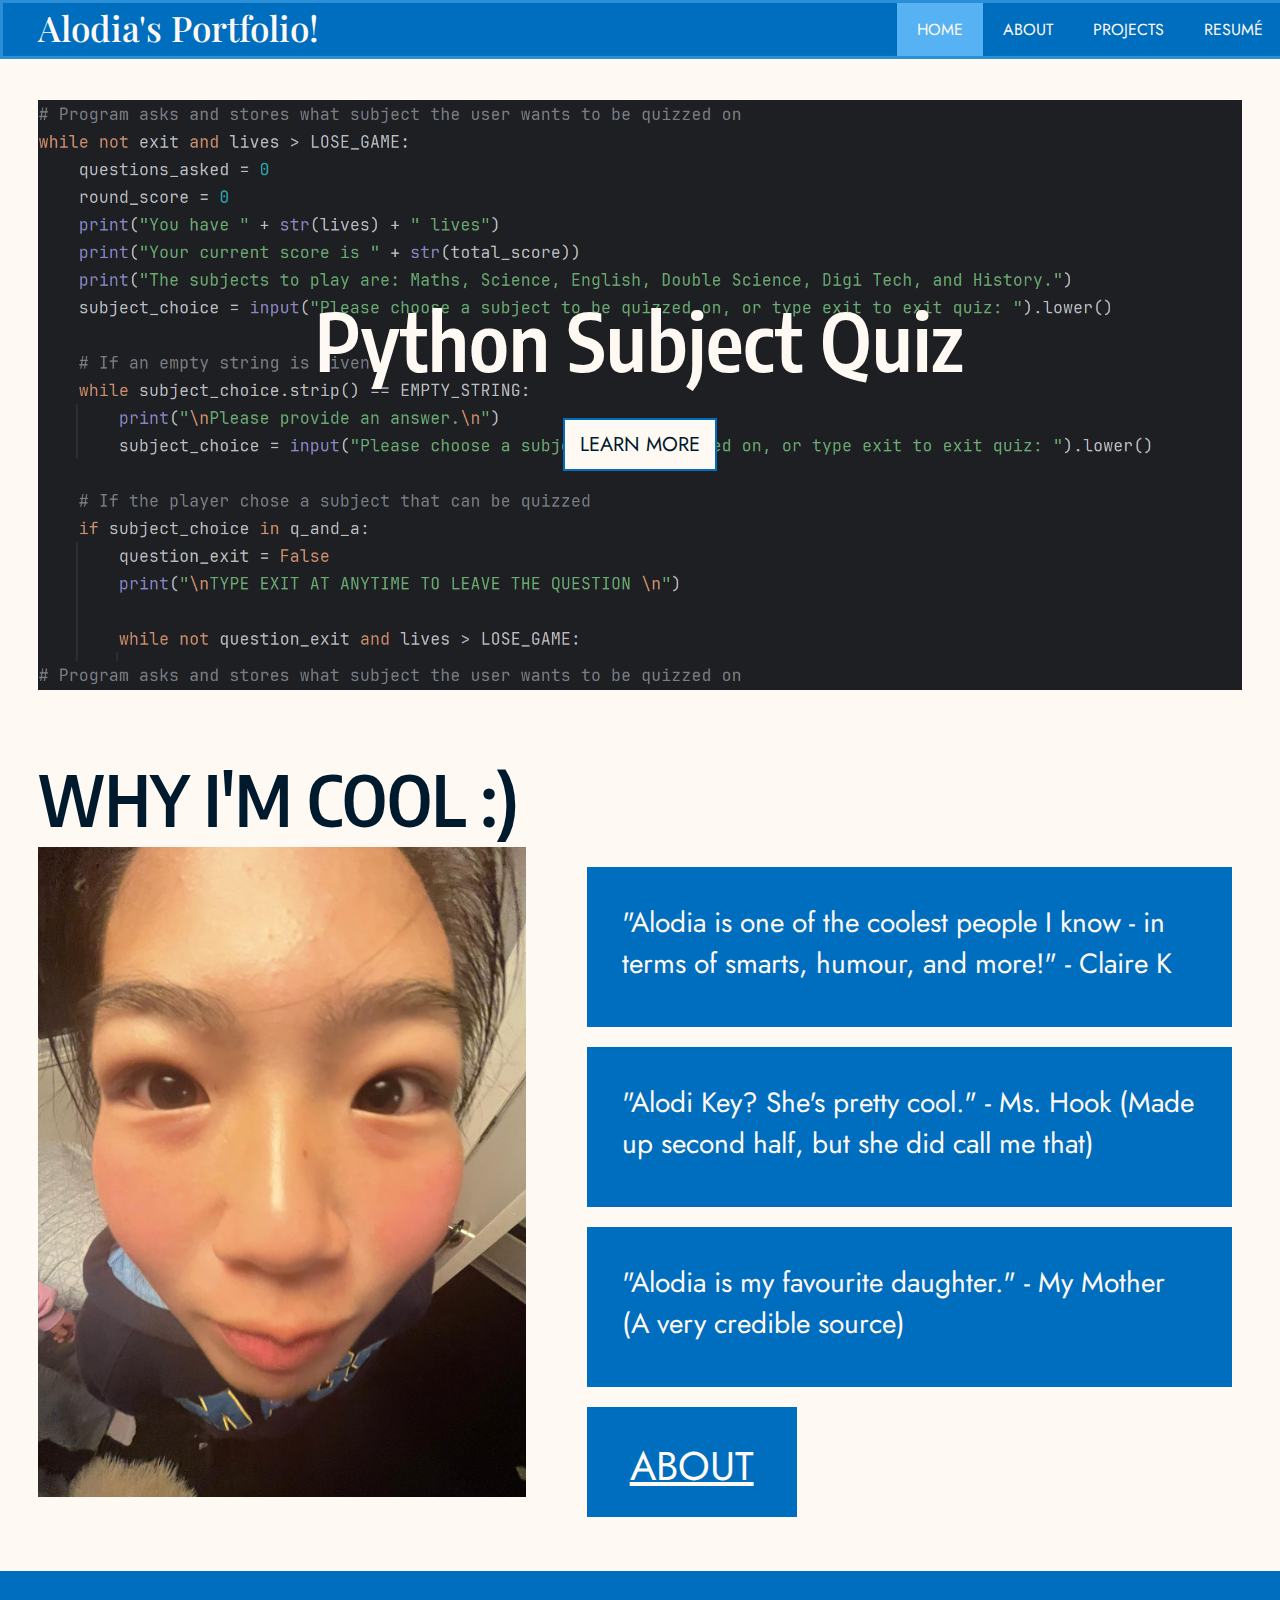
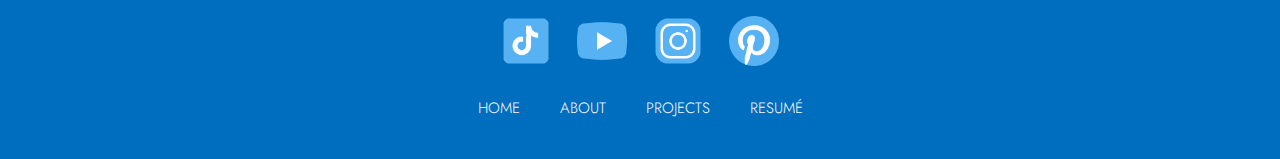
<file: index.html>
<!DOCTYPE html>


<html>

    <head>

     <title>Home - Alodia's Portfolio</title>
     <link rel="icon" href="./resources/website-icon.jpg">
     <link rel="stylesheet" href="./styles/styles.css">

    </head>

    <body>

        <div class="background">

            <div class="navbar-container container">

                <div class="navbar-text navbar-title">
                    Alodia's Portfolio!
                </div>

                <a href="./index.html">
                    <div class="navbar-text button selected-page">
                        HOME
                    </div>
                </a>

                <a href="./about-me.html">
                    <div class="navbar-text button">
                        ABOUT
                    </div>
                </a>

                <a href="./projects.html">
                    <div class="navbar-text button">
                        PROJECTS
                    </div>
                </a>

                <a href="./resumé.html">
                    <div class="navbar-text button">
                        RESUMÉ
                    </div>
                </a>
                
            </div>

            <div class="main-section">

                <div class="main-heading heading">
                    Python Subject Quiz
                </div>

                <a href="./projects.html">
                    <span class="main-button button">
                        LEARN MORE
                    </span>
                </a>

            </div>

            <div class="quotes-heading heading">
                WHY I'M COOL :)
            </div>

            <div class="quotes-container container">
                <img src="./resources/homepage-img-2.jpg" alt="Close up of Alodia's face" class="quotes-image">

                <div class="quotes-text-container container">
                    <div class="quotes-box">
                        "Alodia is one of the coolest people I know - in terms of smarts, humour, and more!" - Claire K
                    </div>

                    <div class="quotes-box">
                        "Alodi Key? She's pretty cool." - Ms. Hook (Made up second half, but she did call me that)
                    </div>

                    <div class="quotes-box">
                        "Alodia is my favourite daughter." - My Mother (A very credible source)
                    </div>

                    <a href="./about-me.html">
                        <div class="quotes-box button quotes-button">
                            ABOUT
                        </div>
                    </a>
                </div>
            </div>


            <footer>
                <div class="icons-container container">
                    <a href="https://www.tiktok.com/@alodia.ke?_t=8pjq75RPlY7&_r=1">
                        <img src="./resources/icons8-tiktok-96.png" alt="Tiktok icon" class="icon">
                    </a>

                    <a href="https://youtube.com/@alodiake?si=Y6Xt-Ak70s6geJ04">
                        <img src="./resources/icons8-youtube-96.png" alt="Youtube icon" class="icon">
                    </a>
                    <a href="https://www.instagram.com/alodiake?igsh=MTN2dGtyOHV6NmkyZw==">
                        <img src="./resources/icons8-instagram-96.png" alt="Instagram icon" class="icon">
                    </a>
                    <a href="https://pin.it/4Tp548yB4">
                        <img src="./resources/icons8-pinterest-96.png" alt="Pinterest icon" class="icon">
                    </a>
                </div>

                <div class="footer-pages-container container">
                    <a href="index.html">
                        <div class="footer-page">
                            HOME
                        </div>
                    </a>

                    <a href="./about-me.html">
                        <div class="footer-page">
                            ABOUT
                        </div>
                    </a>

                    <a href="./projects.html">
                        <div class="footer-page">
                            PROJECTS
                        </div>
                    </a>

                    <a href="./resumé.html">
                        <div class="footer-page">
                            RESUMÉ
                        </div>
                    </a>
                </div>
            </footer>

        </div>
    </body>

</html>
</file>
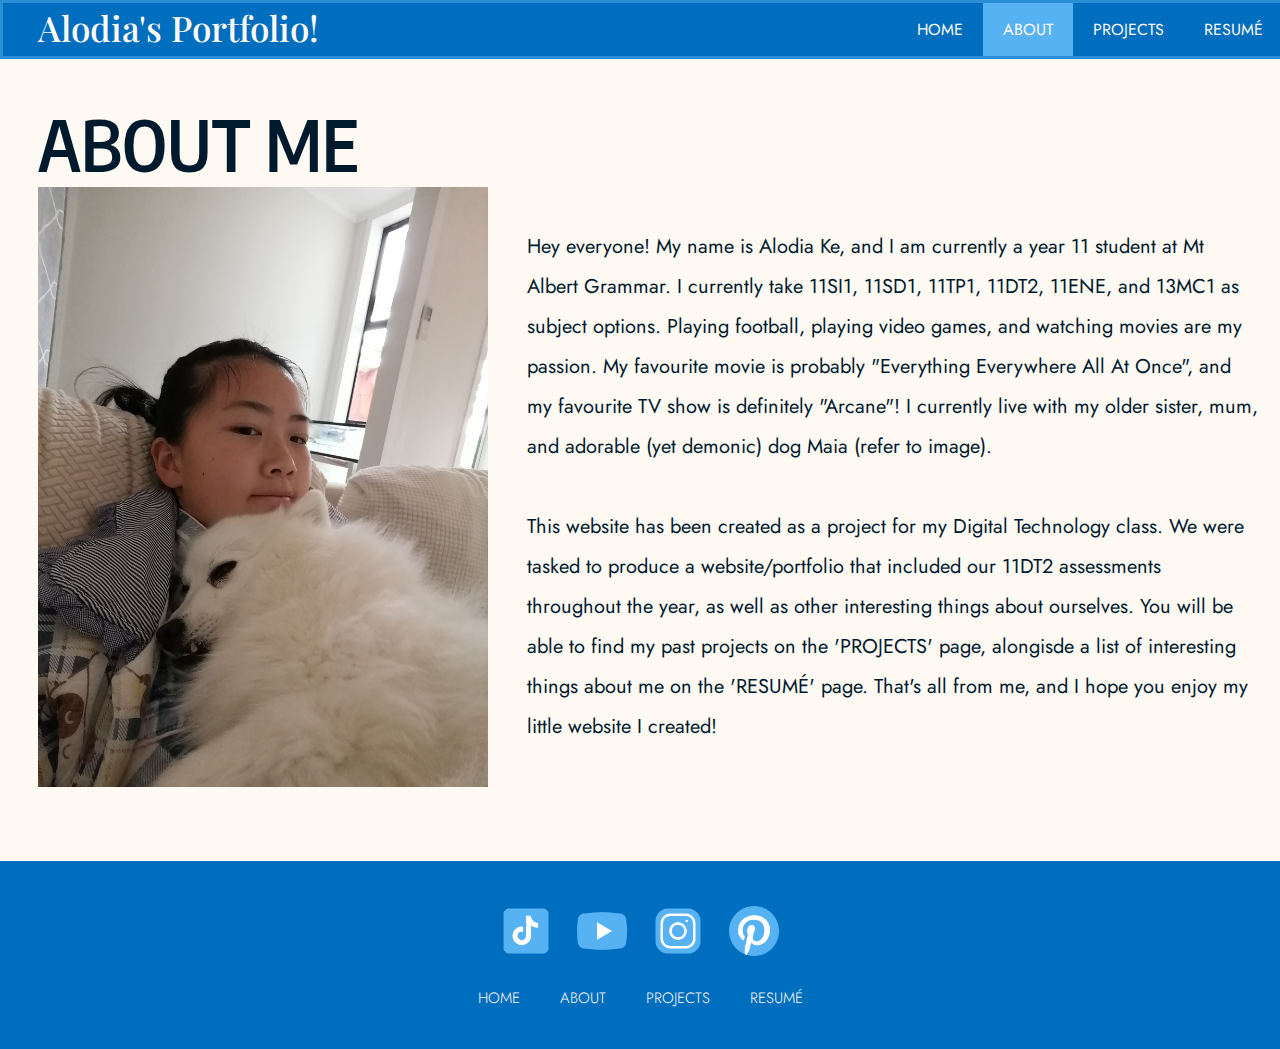
<file: about-me.html>
<!DOCTYPE html>


<html>

    <head>

     <title>About - Alodia's Portfolio</title>
     <link rel="icon" href="./resources/website-icon.jpg">
     <link rel="stylesheet" href="./styles/styles.css">

    </head>

    <body>
        <div class="background">
            <div class="navbar-container container">

                <div class="navbar-text navbar-title">
                    Alodia's Portfolio!
                </div>

                <a href="./index.html">
                    <div class="navbar-text button">
                        HOME
                    </div>
                </a>

                <a href="./about-me.html">
                    <div class="navbar-text button selected-page">
                        ABOUT
                    </div>
                </a>

                <a href="./projects.html">
                    <div class="navbar-text button">
                        PROJECTS
                    </div>
                </a>

                <a href="./resumé.html">
                    <div class="navbar-text button">
                        RESUMÉ
                    </div>
                </a>
                
            </div>

            <div class="page-heading heading">
                ABOUT ME
            </div>

            <div class="about-container container">
                <img src="./resources/about-me-img-1.jpg" alt="Alodia and her white dog" class="about-image">

                <div class="about-text">
                    <p>
                        Hey everyone! My name is Alodia Ke, and I am currently a year 11 student at Mt Albert Grammar. 
                        I currently take 11SI1, 11SD1, 11TP1, 11DT2, 11ENE, and 13MC1 as subject options. 
                        Playing football, playing video games, and watching movies are my passion. 
                        My favourite movie is probably "Everything Everywhere All At Once", and my favourite TV show is definitely "Arcane"!
                        I currently live with my older sister, mum, and adorable (yet demonic) dog Maia (refer to image).
                        <br>
                        <br>
                        This website has been created as a project for my Digital Technology class.
                        We were tasked to produce a website/portfolio that included our 11DT2 assessments throughout the year, as well as other interesting things about ourselves.
                        You will be able to find my past projects on the 'PROJECTS' page, alongisde a list of interesting things about me on the 'RESUMÉ' page.
                        That's all from me, and I hope you enjoy my little website I created!
                    </p>
                </div>
            </div>


            <footer>
                <div class="icons-container container">
                    <a href="https://www.tiktok.com/@alodia.ke?_t=8pjq75RPlY7&_r=1">
                        <img src="./resources/icons8-tiktok-96.png" alt="Tiktok icon" class="icon">
                    </a>

                    <a href="https://youtube.com/@alodiake?si=Y6Xt-Ak70s6geJ04">
                        <img src="./resources/icons8-youtube-96.png" alt="Youtube icon" class="icon">
                    </a>
                    <a href="https://www.instagram.com/alodiake?igsh=MTN2dGtyOHV6NmkyZw==">
                        <img src="./resources/icons8-instagram-96.png" alt="Instagram icon" class="icon">
                    </a>
                    <a href="https://pin.it/4Tp548yB4">
                        <img src="./resources/icons8-pinterest-96.png" alt="Pinterest icon" class="icon">
                    </a>
                </div>

                <div class="footer-pages-container container">
                    <a href="./index.html">
                        <div class="footer-page">
                            HOME
                        </div>
                    </a>

                    <a href="about-me.html">
                        <div class="footer-page">
                            ABOUT
                        </div>
                    </a>

                    <a href="./projects.html">
                        <div class="footer-page">
                            PROJECTS
                        </div>
                    </a>

                    <a href="./resumé.html">
                        <div class="footer-page">
                            RESUMÉ
                        </div>
                    </a>
                </div>
            </footer>
        </div>

    </body>

</html>
</file>
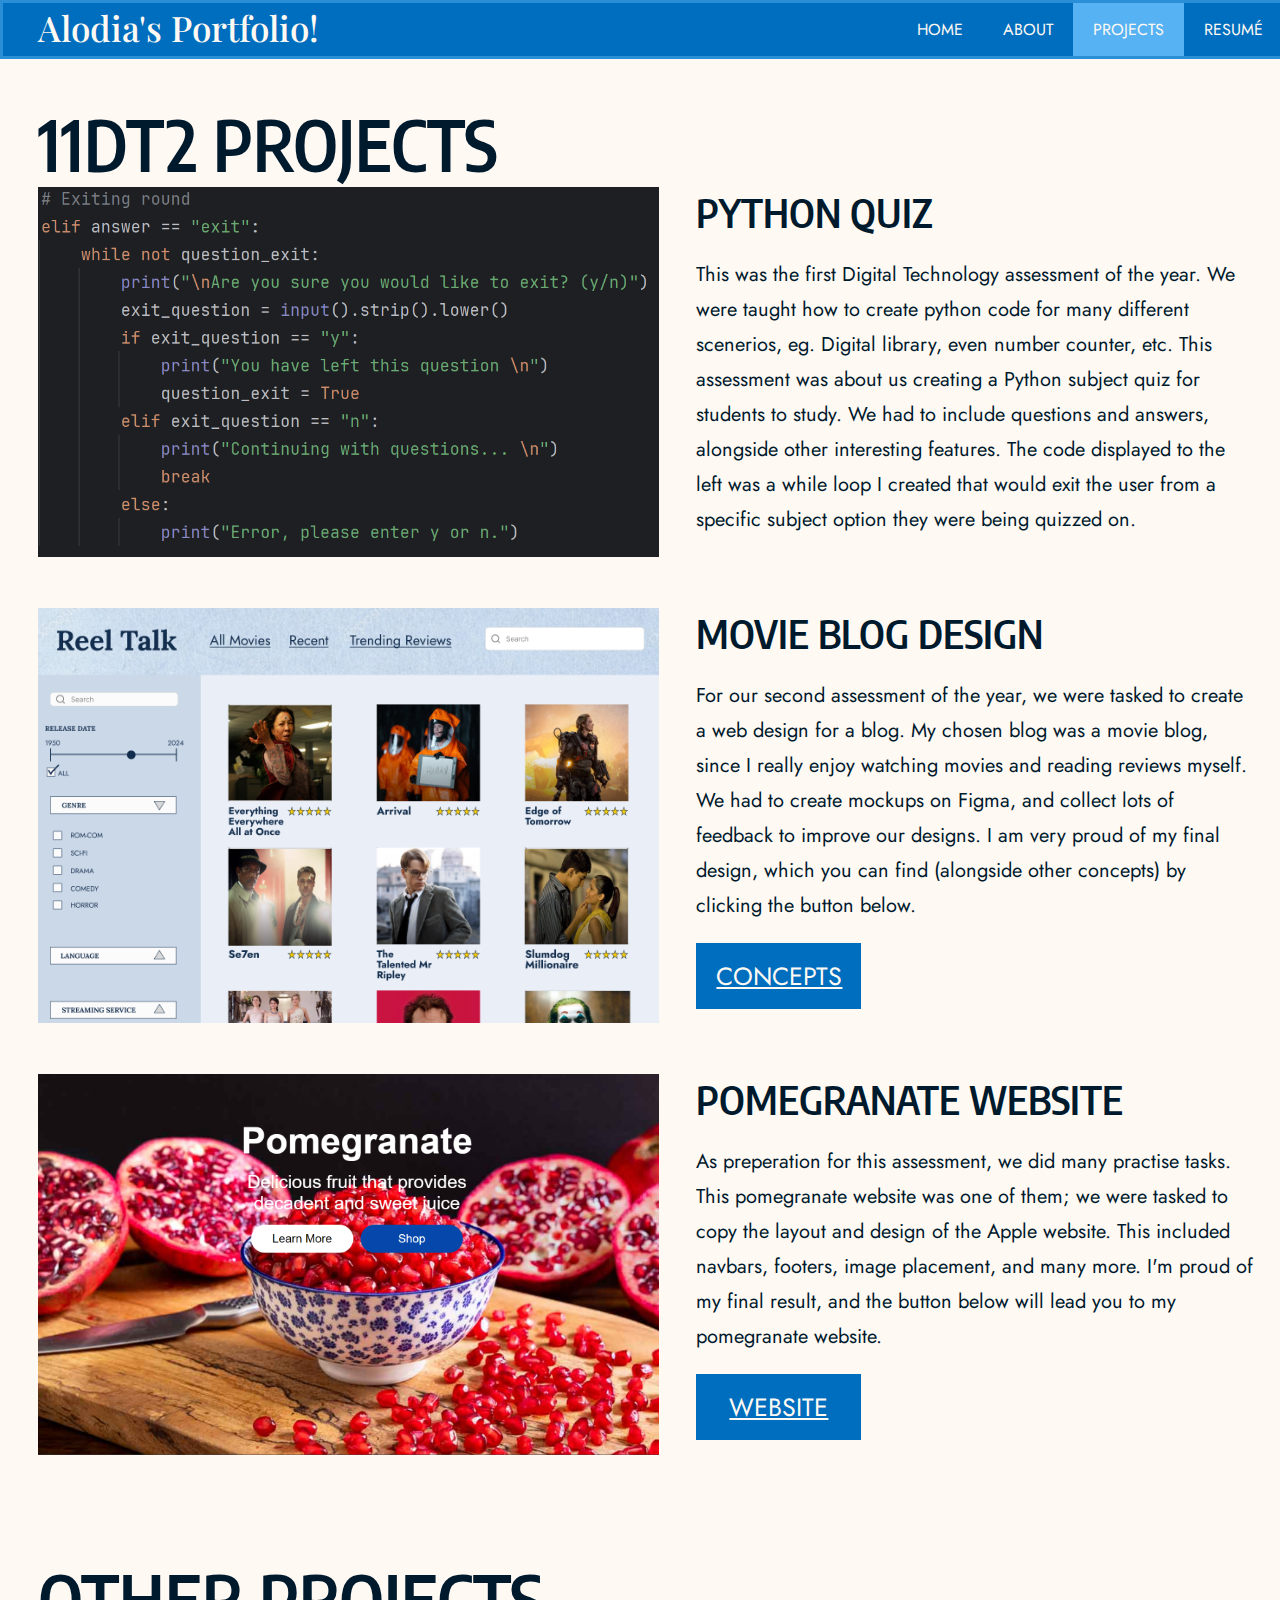
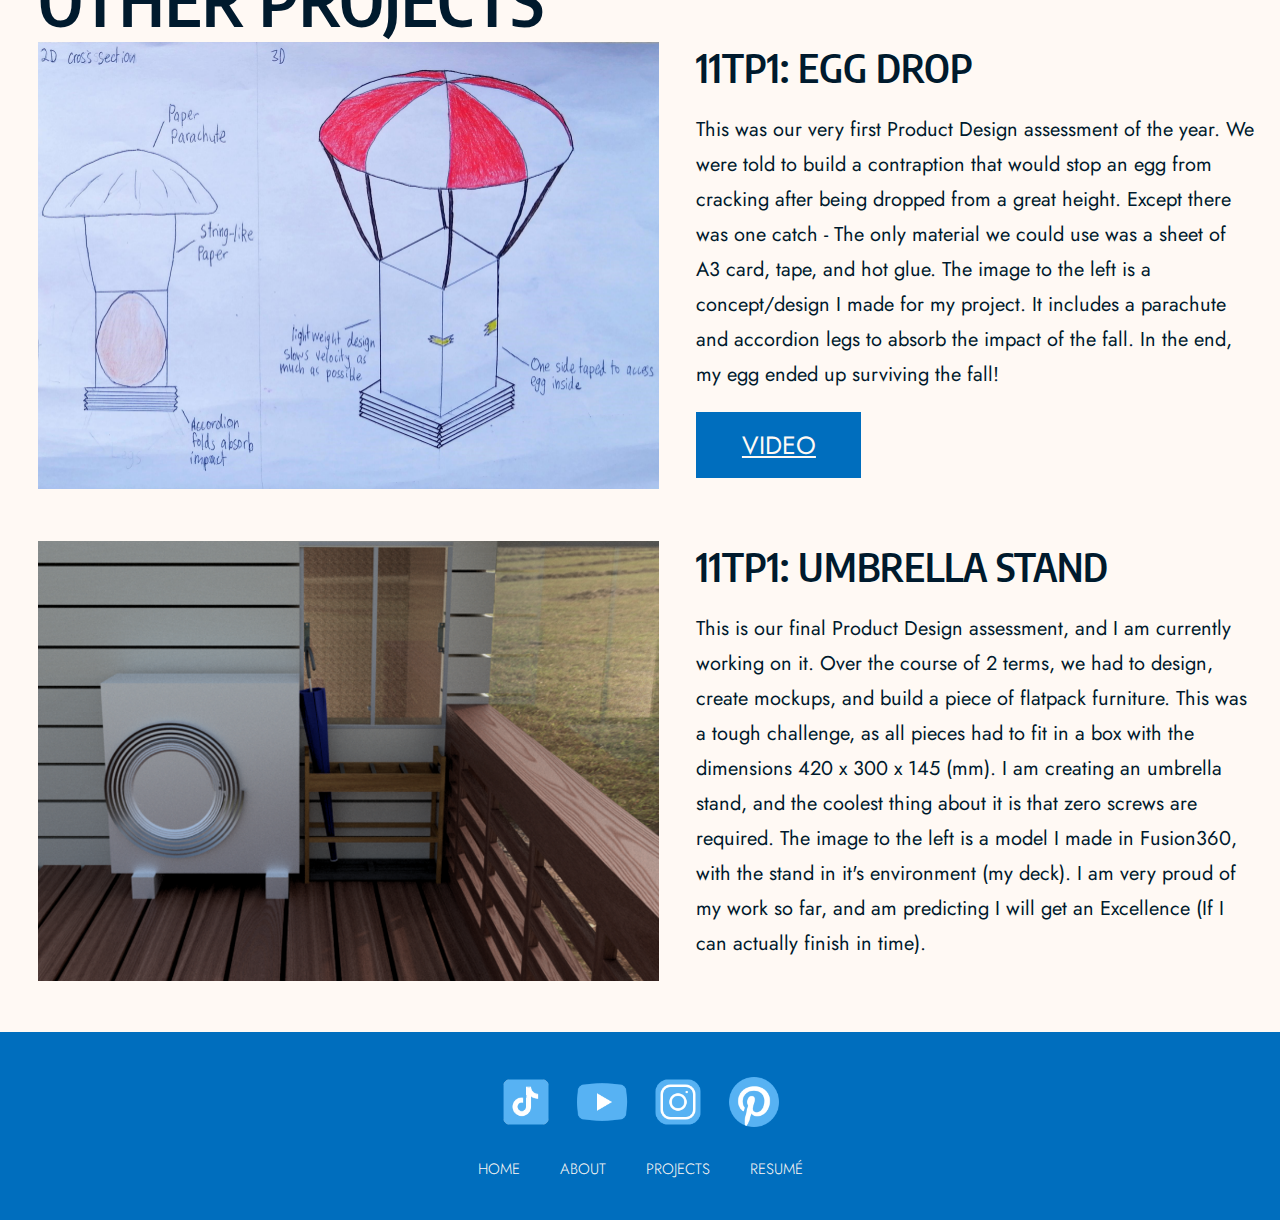
<file: projects.html>
<!DOCTYPE html>


<html>

    <head>

     <title>Projects - Alodia's Portfolio</title>
     <link rel="icon" href="./resources/website-icon.jpg">
     <link rel="stylesheet" href="./styles/styles.css">

    </head>

    <body>
        <div class="background">
            <div class="navbar-container container">

                <div class="navbar-text navbar-title">
                    Alodia's Portfolio!
                </div>

                <a href="./index.html">
                    <div class="navbar-text button">
                        HOME
                    </div>
                </a>

                <a href="./about-me.html">
                    <div class="navbar-text button">
                        ABOUT
                    </div>
                </a>

                <a href="./projects.html">
                    <div class="navbar-text button selected-page">
                        PROJECTS
                    </div>
                </a>

                <a href="./resumé.html">
                    <div class="navbar-text button">
                        RESUMÉ
                    </div>
                </a>
                
            </div>

            <div class= "page-heading heading">
                11DT2 PROJECTS
            </div>

            <div class="page-container container">
                <img src="./resources/projects-img-1.png" alt="Python quiz code" class="page-image">

                <div class="page-text-container container">
                    <div class="page-text-heading heading">
                        PYTHON QUIZ
                    </div>

                    <div class="text">
                        <p>
                            This was the first Digital Technology assessment of the year.
                            We were taught how to create python code for many different scenerios, eg. Digital library, even number counter, etc.
                            This assessment was about us creating a Python subject quiz for students to study.
                            We had to include questions and answers, alongside other interesting features.
                            The code displayed to the left was a while loop I created that would exit the user from a specific subject option they were being quizzed on.
                        </p>
                    </div>
                </div>
            </div>


            <div class="page-container container">
                <img src="./resources/projects-img-2.png" alt="Movie blog design" class="page-image">

                <div class="page-text-container container">
                    <div class="page-text-heading heading">
                        MOVIE BLOG DESIGN
                    </div>

                    <div class="text">
                        <p>
                            For our second assessment of the year, we were tasked to create a web design for a blog.
                            My chosen blog was a movie blog, since I really enjoy watching movies and reading reviews myself.
                            We had to create mockups on Figma, and collect lots of feedback to improve our designs.
                            I am very proud of my final design, which you can find (alongside other concepts) by clicking the button below.
                        </p>
                    </div>

                    <a href="https://www.figma.com/design/8CZ3BMn2084rxGW290bFJm/Movie-reviews?node-id=0-1&m=dev&t=e7KtTu8TzHEsbtCl-1">
                        <div class="button projects-button">
                        CONCEPTS
                        </div>
                    </a>
                </div>
            </div>


            <div class="page-container container">
                <img src="./resources/projects-img-3.png"  alt="Pomegranate website homepage" class="page-image">

                <div class="page-text-container container">
                    <div class="page-text-heading heading">
                        POMEGRANATE WEBSITE
                    </div>

                    <div class="text">
                        <p>
                            As preperation for this assessment, we did many practise tasks.
                            This pomegranate website was one of them; we were tasked to copy the layout and design of the Apple website.
                            This included navbars, footers, image placement, and many more.
                            I'm proud of my final result, and the button below will lead you to my pomegranate website.
                        </p>
                    </div>

                    <a href="file:///C:/Users/Admin/Documents/11DT2/HTML%20CSS/Pomegranate/index.html">
                        <div class="button projects-button">
                        WEBSITE
                        </div>
                    </a>
                </div>
            </div>


            <div class= "page-heading heading">
                OTHER PROJECTS
            </div>

            <div class="page-container container">
                <img src="./resources/projects-img-4.png" alt="Egg drop concept" class="page-image">

                <div class="page-text-container container">
                    <div class="page-text-heading heading">
                        11TP1: EGG DROP
                    </div>

                    <div class="text">
                        <p>
                            This was our very first Product Design assessment of the year.
                            We were told to build a contraption that would stop an egg from cracking after being dropped from a great height.
                            Except there was one catch - The only material we could use was a sheet of A3 card, tape, and hot glue.
                            The image to the left is a concept/design I made for my project.
                            It includes a parachute and accordion legs to absorb the impact of the fall.
                            In the end, my egg ended up surviving the fall!
                        </p>
                    </div>

                    <a href="https://youtube.com/shorts/S23zcBWfwhM?feature=share">
                        <div class="button projects-button">
                        VIDEO
                        </div>
                    </a>
                </div>
            </div>


            <div class="page-container container">
                <img src="./resources/projects-img-5.png" alt="Umbrella stand model" class="page-image">

                <div class="page-text-container container">
                    <div class="page-text-heading heading">
                        11TP1: UMBRELLA STAND
                    </div>

                    <div class="text">
                        <p>
                            This is our final Product Design assessment, and I am currently working on it.
                            Over the course of 2 terms, we had to design, create mockups, and build a piece of flatpack furniture.
                            This was a tough challenge, as all pieces had to fit in a box with the dimensions 420 x 300 x 145 (mm).
                            I am creating an umbrella stand, and the coolest thing about it is that zero screws are required.
                            The image to the left is a model I made in Fusion360, with the stand in it's environment (my deck).
                            I am very proud of my work so far, and am predicting I will get an Excellence (If I can actually finish in time).
                        </p>
                    </div>
                </div>
            </div>

            
            <footer>
                <div class="icons-container container">
                    <a href="https://www.tiktok.com/@alodia.ke?_t=8pjq75RPlY7&_r=1">
                        <img src="./resources/icons8-tiktok-96.png" alt="Tiktok icon" class="icon">
                    </a>

                    <a href="https://youtube.com/@alodiake?si=Y6Xt-Ak70s6geJ04">
                        <img src="./resources/icons8-youtube-96.png" alt="Youtube icon" class="icon">
                    </a>
                    <a href="https://www.instagram.com/alodiake?igsh=MTN2dGtyOHV6NmkyZw==">
                        <img src="./resources/icons8-instagram-96.png" alt="Instagram icon" class="icon">
                    </a>
                    <a href="https://pin.it/4Tp548yB4">
                        <img src="./resources/icons8-pinterest-96.png" alt="Pinterest icon" class="icon">
                    </a>
                </div>

                <div class="footer-pages-container container">
                    <a href="./index.html">
                        <div class="footer-page">
                            HOME
                        </div>
                    </a>

                    <a href="./about-me.html">
                        <div class="footer-page">
                            ABOUT
                        </div>
                    </a>

                    <a href="projects.html">
                        <div class="footer-page">
                            PROJECTS
                        </div>
                    </a>

                    <a href="./resumé.html">
                        <div class="footer-page">
                            RESUMÉ
                        </div>
                    </a>
                </div>
            </footer>
        </div>    
    </body>

</html>
</file>
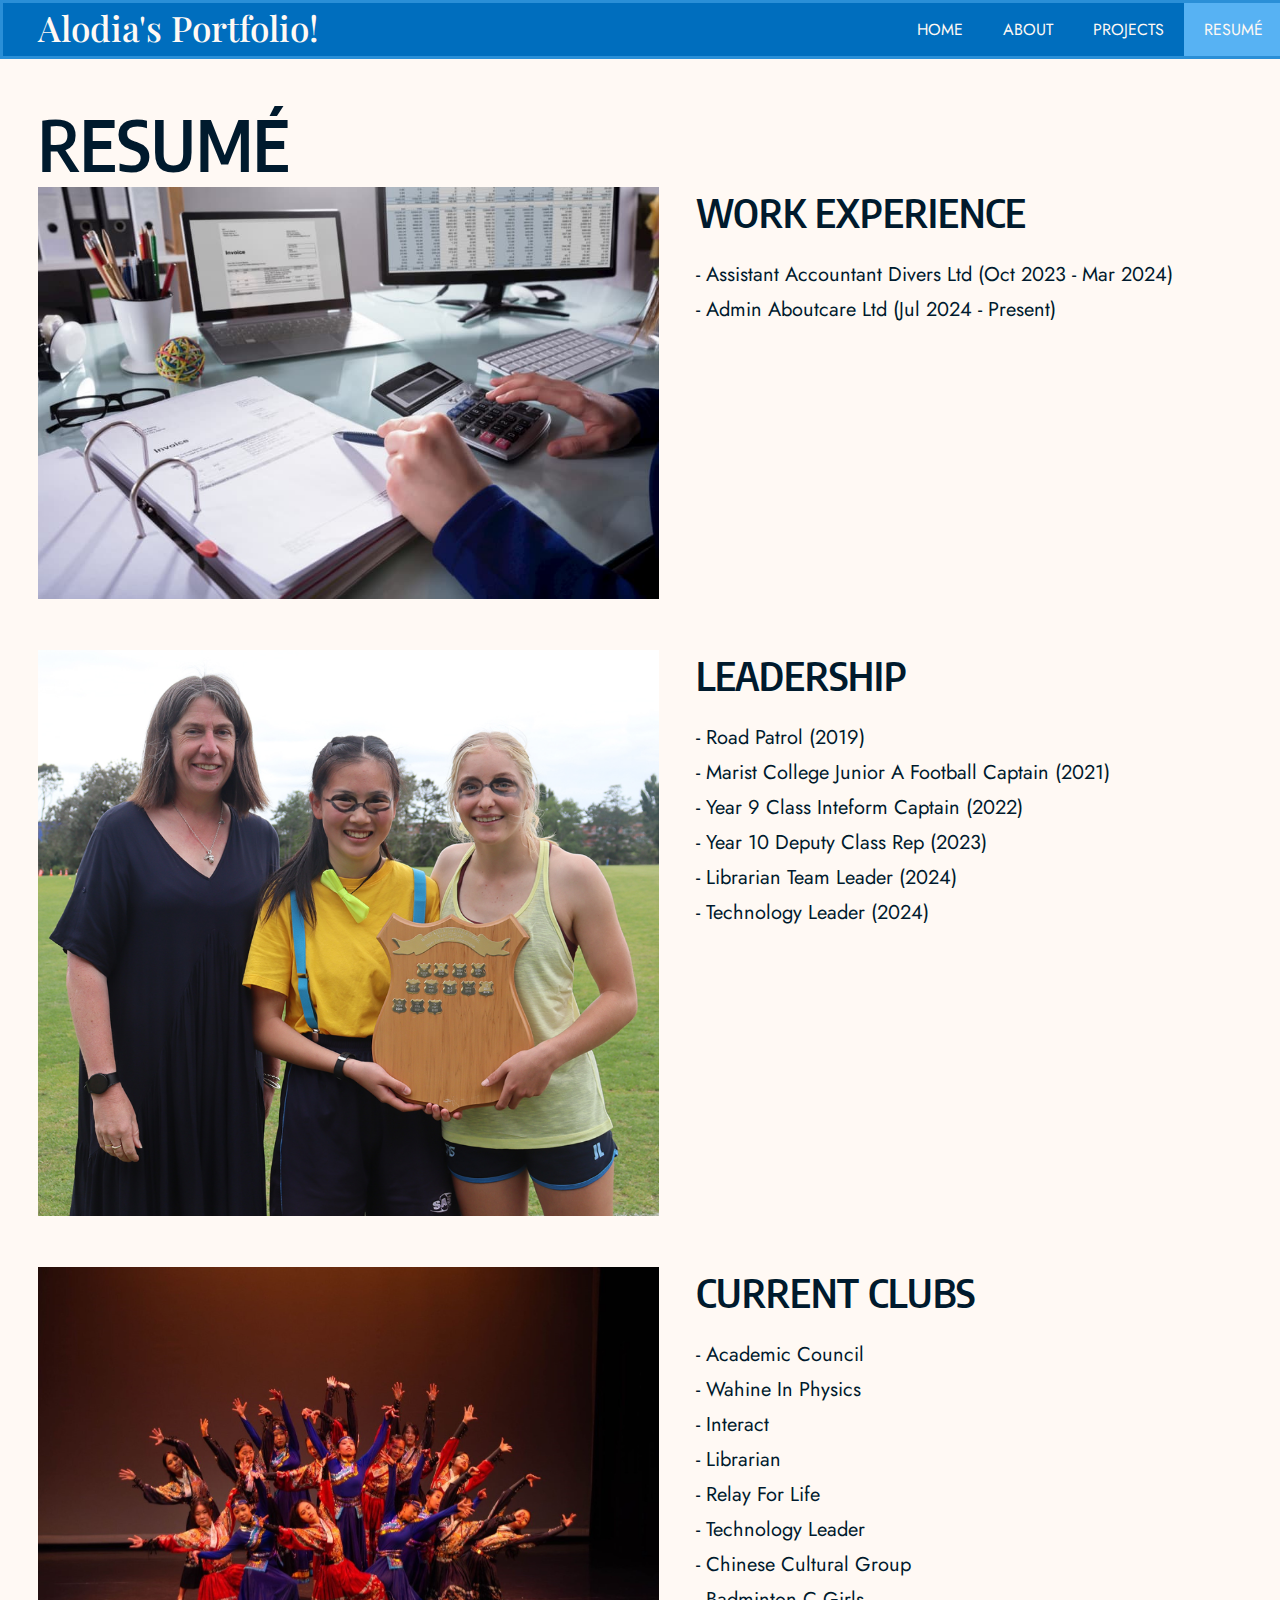
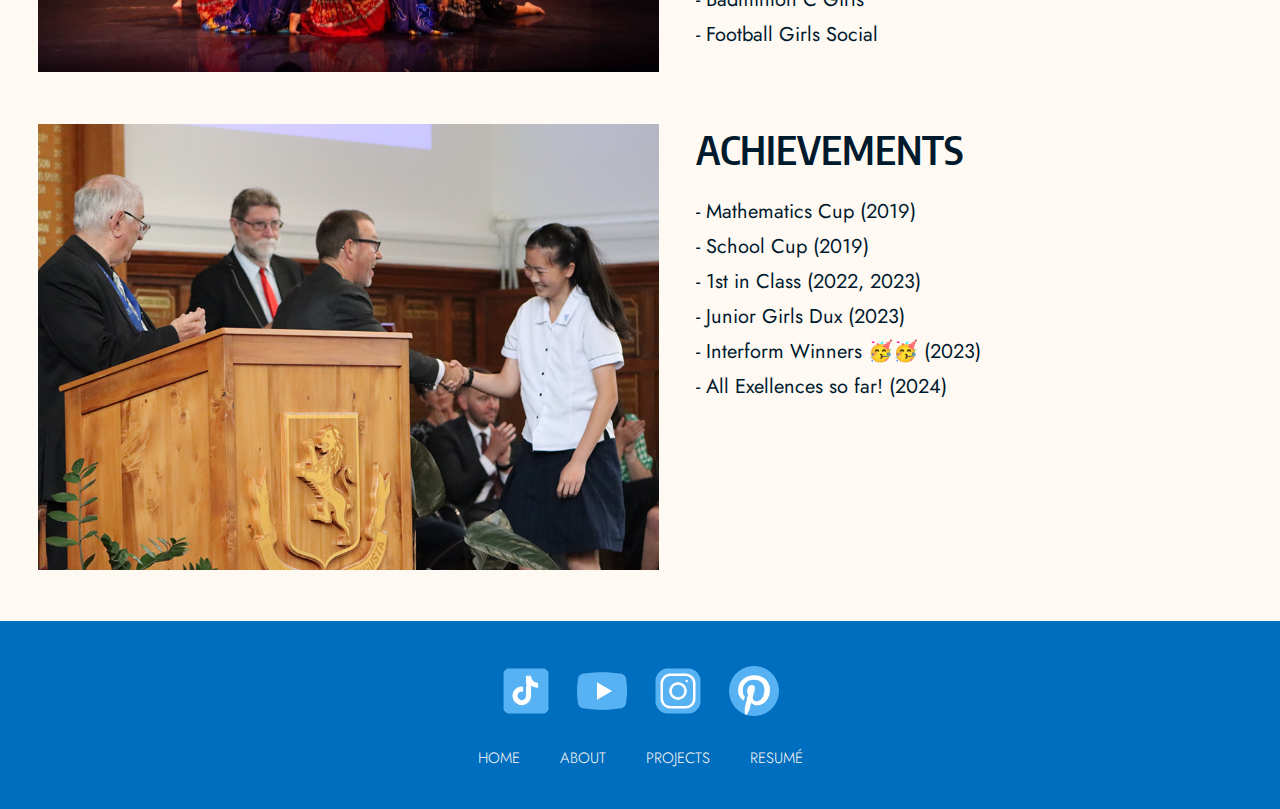
<file: resumé.html>
<!DOCTYPE html>


<html>

    <head>

     <title>Resumé - Alodia's Portfolio</title>
     <link rel="icon" href="./resources/website-icon.jpg">
     <link rel="stylesheet" href="./styles/styles.css">

    </head>

    <body>
        <div class="background">
            <div class="navbar-container container">

                <div class="navbar-text navbar-title">
                    Alodia's Portfolio!
                </div>

                <a href="./index.html">
                    <div class="navbar-text button">
                        HOME
                    </div>
                </a>

                <a href="./about-me.html">
                    <div class="navbar-text button">
                        ABOUT
                    </div>
                </a>

                <a href="./projects.html">
                    <div class="navbar-text button">
                        PROJECTS
                    </div>
                </a>

                <a href="./resumé.html">
                    <div class="navbar-text button selected-page">
                        RESUMÉ
                    </div>
                </a>
            
            </div>

            <div class= "page-heading heading">
                RESUMÉ
            </div>

            <div class="page-container container">
                <img src="./resources/resume-img-1.jpg" alt="Accountant working" class="page-image">

                <div class="page-text-container container">
                    <div class="page-text-heading heading">
                        WORK EXPERIENCE
                    </div>

                    <div class="text">
                        <p>
                            - Assistant Accountant Divers Ltd (Oct 2023 - Mar 2024)
                            <br>
                            - Admin Aboutcare Ltd (Jul 2024 - Present)
                        </p>
                    </div>
                </div>
            </div>

            <div class="page-container container">
                <img src="./resources/resume-img-2.png" alt="Alodia and others holding Interform shield" class="page-image">

                <div class="page-text-container container">
                    <div class="page-text-heading heading">
                        LEADERSHIP
                    </div>

                    <div class="text">
                        <p>
                            - Road Patrol (2019)
                            <br>
                            - Marist College Junior A Football Captain (2021)
                            <br>
                            - Year 9 Class Inteform Captain (2022)
                            <br>
                            - Year 10 Deputy Class Rep (2023)
                            <br>
                            - Librarian Team Leader (2024)
                            <br>
                            - Technology Leader (2024)
                        </p>
                    </div>
                </div>

            </div>

            <div class="page-container container">
                <img src="./resources/resume-img-3.jpg" alt="Alodia in Chinese group" class="page-image">

                <div class="page-text-container container">
                    <div class="page-text-heading heading">
                        CURRENT CLUBS
                    </div>

                    <div class="text">
                        <p>
                            - Academic Council
                            <br>
                            - Wahine In Physics
                            <br>
                            - Interact
                            <br>
                            - Librarian
                            <br>
                            - Relay For Life
                            <br>
                            - Technology Leader
                            <br>
                            - Chinese Cultural Group
                            <br>
                            - Badminton C Girls
                            <br>
                            - Football Girls Social
                        </p>
                    </div>
                </div>
            </div>

            <div class="page-container container">
                <img src="./resources/resume-img-4.png" alt="Alodia shaking principal's hand" class="page-image">

                <div class="page-text-container container">
                    <div class="page-text-heading heading">
                        ACHIEVEMENTS
                    </div>

                    <div class="text">
                        <p>
                            - Mathematics Cup (2019)
                            <br>
                            - School Cup (2019)
                            <br>
                            - 1st in Class (2022, 2023)
                            <br>
                            - Junior Girls Dux (2023)
                            <br>
                            - Interform Winners 🥳🥳 (2023)
                            <br>
                            - All Exellences so far! (2024)
                        </p>
                    </div>
                </div>
            </div>

            
            <footer>
                <div class="icons-container container">
                    <a href="https://www.tiktok.com/@alodia.ke?_t=8pjq75RPlY7&_r=1">
                        <img src="./resources/icons8-tiktok-96.png" alt="Tiktok icon" class="icon">
                    </a>

                    <a href="https://youtube.com/@alodiake?si=Y6Xt-Ak70s6geJ04">
                        <img src="./resources/icons8-youtube-96.png" alt="Youtube icon" class="icon">
                    </a>
                    <a href="https://www.instagram.com/alodiake?igsh=MTN2dGtyOHV6NmkyZw==">
                        <img src="./resources/icons8-instagram-96.png" alt="Instagram icon" class="icon">
                    </a>
                    <a href="https://pin.it/4Tp548yB4">
                        <img src="./resources/icons8-pinterest-96.png" alt="Pinterest icon" class="icon">
                    </a>
                </div>

                <div class="footer-pages-container container">
                    <a href="./index.html">
                        <div class="footer-page">
                            HOME
                        </div>
                    </a>

                    <a href="about-me.html">
                        <div class="footer-page">
                            ABOUT
                        </div>
                    </a>

                    <a href="./projects.html">
                        <div class="footer-page">
                            PROJECTS
                        </div>
                    </a>

                    <a href="./resumé.html">
                        <div class="footer-page">
                            RESUMÉ
                        </div>
                    </a>
                </div>
            </footer>
        </div>
    </body>

</html>
</file>
<file: styles/styles.css>
@import url('https://fonts.googleapis.com/css2?family=Jost:ital,wght@0,100..900;1,100..900&display=swap');
@import url('https://fonts.googleapis.com/css2?family=Encode+Sans+Condensed:wght@100;200;300;400;500;600;700;800;900&display=swap');
@import url('https://fonts.googleapis.com/css2?family=Playfair+Display:ital,wght@0,400..900;1,400..900&display=swap');

body {
background-color: #FFF9f4;
margin: 0px;
color: #FFF9f4;
font-family: 'Jost';
}

a {
    color: #FFF9f4;
    text-decoration: none;
}

.container {
    display: flex;
}

.navbar-container {
    background-color: #006EBE;
    align-items: right;
    justify-content: right;
    position: fixed;
    top: 0;
    width: 100%;
    border-bottom: 3px;
    border-style: solid;
    border-color: #57b2f37c;
    height: 53px;
}

.navbar-text {
    padding-left: 20px;
    padding-right: 20px;
    padding-top: 15px;
    padding-bottom: 15px;
}

.navbar-title {
    font-size: 35px;
    font-weight: 525;
    padding-top: 1px;
    padding-bottom: 5px;
    padding-right: 578px;
    font-family: 'Playfair Display';
    text-align: left;
}

.selected-page{
    background-color: #57b2f3;
}

.main-section {
    text-align: center;
    background-image: url("../resources/homepage-img-1.png");
    margin-top: 100px;
    margin-left: 3%;
    margin-right: 3%;
    background-size: contain;
    width: 94%;
    height: 590px;
    
}

.heading {
    font-family: 'Encode Sans Condensed';
    font-weight: 550;
    font-size: 70px;
    color: #001a2d;
}

.main-heading {
    font-size: 80px;
    padding-top: 190px;
    padding-bottom: 40px;
    color: #FFF9f4;
}

.main-button {
    color: #001a2d;
    font-size: 20px;
    border: 2px;
    border-style: solid;
    border-color: #006EBE;
    background-color: #FFF9f4;
    padding-left: 15px;
    padding-right: 15px;
    padding-top: 10px;
    padding-bottom: 10px;
}

.quotes-heading {
    margin-top: 65px;
    margin-left: 3%;
    margin-bottom: 5px;
}

.quotes-container {
    align-items: flex-start;
}

.quotes-image {
    height: 650px;
    margin-left: 3%;
    margin-right: 3%;
    margin-bottom: 5%;
}

.quotes-text-container {
    flex-direction: column;
    margin-left: 1.75%;
}

.quotes-box {
    background-color: #006EBE;
    padding: 35px;
    margin-top: 20px;
    width: 575px;
    height: 90px;
    font-size: 28px;
}

.quotes-button {
    width: 150px;
    height: 50px;
    padding: 30px;
    font-size: 40px;
    text-align: center;
    text-decoration: underline;
}

.button {
transition: background-color, 0.3s;
}

.button:hover {
background-color: #57b2f3;
}

footer {
    background-color: #006EBE;
    padding: 40px;
    margin-top: 10px;
}

.icons-container {
    align-items: center;
    justify-content: center;
    flex-direction: row;
}

.icon {
    width: 60px;
    margin-left: 8px;
    margin-right: 8px;
    opacity: 1;
    transition: opacity, 0.2s;
}

.icon:hover {
    opacity: 0.8
}

.footer-pages-container {
    align-items: center;
    justify-content: center;
    flex-direction: row;
}

.footer-page {
    font-size: 15px;
    font-weight: 300;
    margin: 20px;
    margin-bottom: 0px;
    text-decoration: none;
    transition: text-decoration;
}

.footer-page:hover {
    text-decoration: underline;
}

.page-heading {
    margin-top: 100px;
    margin-left: 3%;
}

.about-text {
    color: #001a2d;
    font-size: 20px;
    line-height: 40px;
    padding-top: 20px;
    margin-right: 20px;
}

.about-image {
    height: 600px;
    margin-left: 3%;
    margin-right: 3%;
    margin-bottom: 5%;
}

.page-container {
    flex-direction: row;
    margin-left: 3%;
    margin-bottom: 4%;
}

.page-image {
    width: 50%;
}

.page-text-container {
    flex-direction: column;
    margin-left: 3%;
    margin-right: 2%;
}

.page-text-heading {
    font-size: 40px;
}

.text {
    color: #001a2d;
    line-height: 35px;
    font-size: 20px;
}

.projects-button {
    width: 125px;
    font-size: 25px;
    text-align: center;
    text-decoration: underline;
    background-color: #006EBE;
    padding-top: 15px;
    padding-left: 20px;
    padding-right: 20px;
    padding-bottom: 15px;
}
</file>
